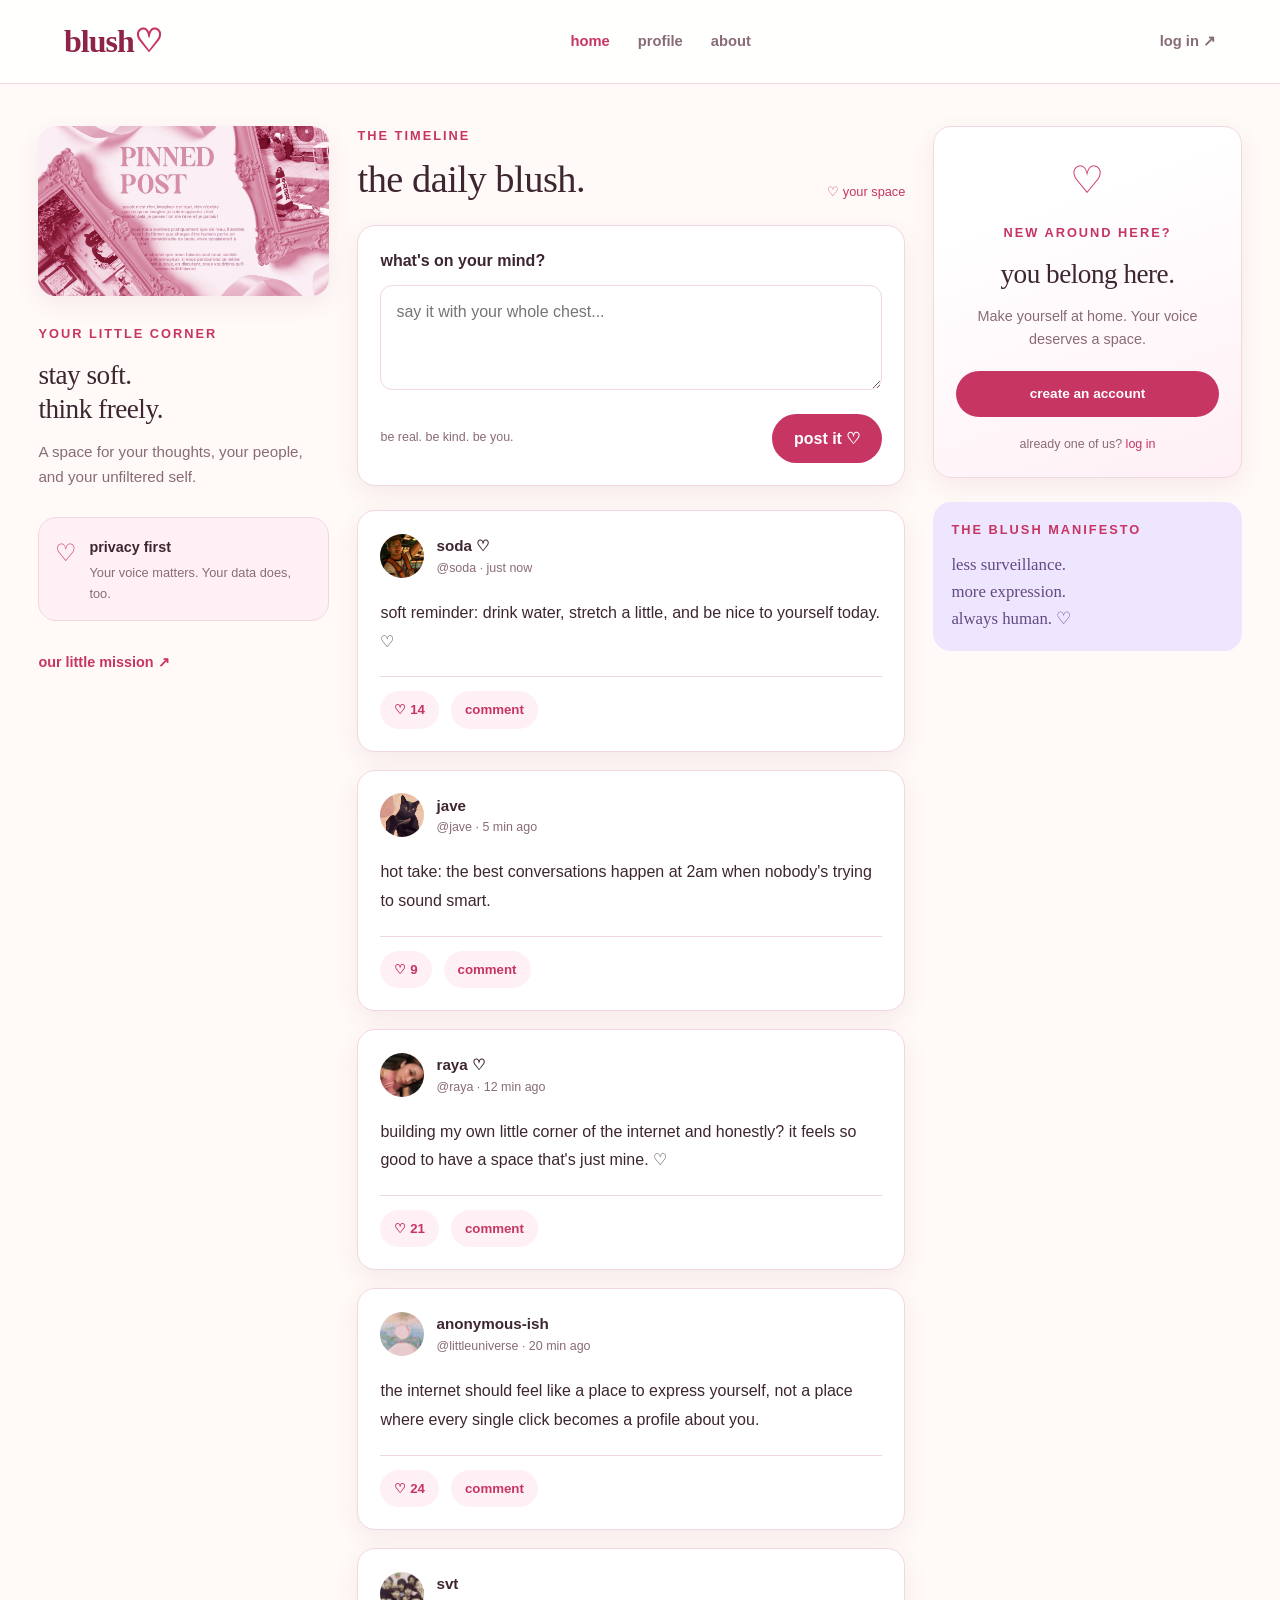
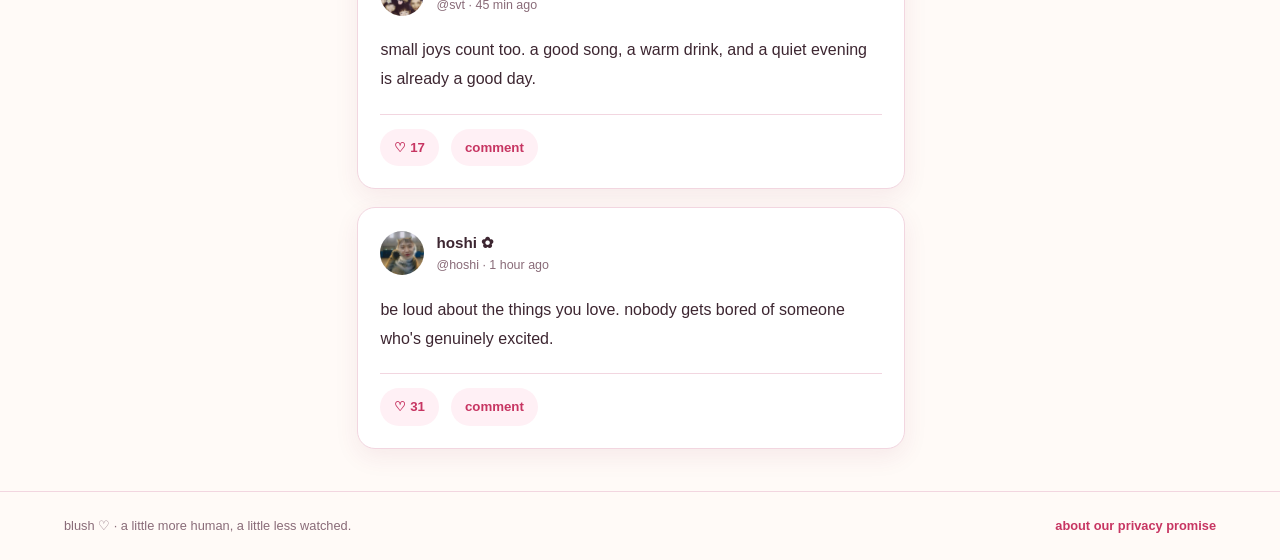
<file: index.html>
<!DOCTYPE html>
<html lang="en">
<head>
    <meta charset="UTF-8">
    <meta name="viewport" content="width=device-width, initial-scale=1.0">
    <meta name="description" content="Blush is a space for authentic expression and privacy.">
    <title>Blush — Your Space, Your Rules</title>
    <link rel="icon" type="image/jpeg" href="assets/img/logo.jpg">
    <link rel="stylesheet" href="src/css/style.css">
</head>
<body>

    <header class="topbar">
        <a href="index.html" class="brand">blush<span>♡</span></a>

        <nav class="main-nav">
            <a href="index.html" class="active">home</a>
            <a href="pages/profile.html">profile</a>
            <a href="pages/about.html">about</a>
        </nav>

        <a href="pages/login.html" class="login-link">log in ↗</a>
    </header>

    <main class="feed-layout">

        <aside class="sidebar">
            <img src="assets/img/home-banner.jpg" alt="Blush banner" class="sidebar-banner">

            <p class="eyebrow">your little corner</p>
            <h2>stay soft.<br>think freely.</h2>
            <p>A space for your thoughts, your people, and your unfiltered self.</p>

            <div class="privacy-note">
                <span>♡</span>
                <div>
                    <strong>privacy first</strong>
                    <p>Your voice matters. Your data does, too.</p>
                </div>
            </div>

            <a href="pages/about.html" class="text-link">our little mission ↗</a>
        </aside>

        <section class="feed">
            <div class="feed-heading">
                <div>
                    <p class="eyebrow">the timeline</p>
                    <h1>the daily blush.</h1>
                </div>
                <span class="online-label">♡ your space</span>
            </div>

            <form class="composer" id="post-form">
                <label for="post-content">what's on your mind?</label>
                <textarea id="post-content" placeholder="say it with your whole chest..." rows="3" required></textarea>

                <div class="composer-bottom">
                    <span>be real. be kind. be you.</span>
                    <button type="submit">post it ♡</button>
                </div>
            </form>

            <div id="post-list" class="post-list">

                <article class="post-card">
                    <div class="post-user">
                        <div class="avatar"><img src="assets/img/avatar-soda.jpg" alt="soda's profile picture"></div>
                        <div>
                            <strong>soda ♡</strong>
                            <p>@soda · just now</p>
                        </div>
                    </div>
                    <p class="post-text">soft reminder: drink water, stretch a little, and be nice to yourself today. ♡</p>
                    <div class="post-actions">
                        <button class="like-button" type="button">♡ <span>14</span></button>
                        <button class="comment-button" type="button">comment</button>
                    </div>
                </article>

                <article class="post-card">
                    <div class="post-user">
                        <div class="avatar"><img src="assets/img/avatar-jave.jpg" alt="jave's profile picture"></div>
                        <div>
                            <strong>jave</strong>
                            <p>@jave · 5 min ago</p>
                        </div>
                    </div>
                    <p class="post-text">hot take: the best conversations happen at 2am when nobody's trying to sound smart.</p>
                    <div class="post-actions">
                        <button class="like-button" type="button">♡ <span>9</span></button>
                        <button class="comment-button" type="button">comment</button>
                    </div>
                </article>

                <article class="post-card">
                    <div class="post-user">
                        <div class="avatar"><img src="assets/img/avatar-raya.jpg" alt="raya's profile picture"></div>
                        <div>
                            <strong>raya ♡</strong>
                            <p>@raya · 12 min ago</p>
                        </div>
                    </div>
                    <p class="post-text">building my own little corner of the internet and honestly? it feels so good to have a space that's just mine. ♡</p>
                    <div class="post-actions">
                        <button class="like-button" type="button">♡ <span>21</span></button>
                        <button class="comment-button" type="button">comment</button>
                    </div>
                </article>

                <article class="post-card">
                    <div class="post-user">
                        <div class="avatar"><img src="assets/img/avatar-anon.jpg" alt="anonymous-ish profile picture"></div>
                        <div>
                            <strong>anonymous-ish</strong>
                            <p>@littleuniverse · 20 min ago</p>
                        </div>
                    </div>
                    <p class="post-text">the internet should feel like a place to express yourself, not a place where every single click becomes a profile about you.</p>
                    <div class="post-actions">
                        <button class="like-button" type="button">♡ <span>24</span></button>
                        <button class="comment-button" type="button">comment</button>
                    </div>
                </article>

                <article class="post-card">
                    <div class="post-user">
                        <div class="avatar"><img src="assets/img/avatar-svt.jpg" alt="svt's profile picture"></div>
                        <div>
                            <strong>svt</strong>
                            <p>@svt · 45 min ago</p>
                        </div>
                    </div>
                    <p class="post-text">small joys count too. a good song, a warm drink, and a quiet evening is already a good day.</p>
                    <div class="post-actions">
                        <button class="like-button" type="button">♡ <span>17</span></button>
                        <button class="comment-button" type="button">comment</button>
                    </div>
                </article>

                <article class="post-card">
                    <div class="post-user">
                        <div class="avatar"><img src="assets/img/avatar-hoshi.jpg" alt="hoshi's profile picture"></div>
                        <div>
                            <strong>hoshi ✿</strong>
                            <p>@hoshi · 1 hour ago</p>
                        </div>
                    </div>
                    <p class="post-text">be loud about the things you love. nobody gets bored of someone who's genuinely excited.</p>
                    <div class="post-actions">
                        <button class="like-button" type="button">♡ <span>31</span></button>
                        <button class="comment-button" type="button">comment</button>
                    </div>
                </article>

            </div>
        </section>

        <aside class="right-sidebar">
            <div class="welcome-card">
                <span class="welcome-heart">♡</span>
                <p class="eyebrow">new around here?</p>
                <h2>you belong here.</h2>
                <p>Make yourself at home. Your voice deserves a space.</p>
                <a href="pages/signup.html" class="button">create an account</a>
                <p class="small-note">already one of us? <a href="pages/login.html">log in</a></p>
            </div>

            <div class="manifesto">
                <p class="eyebrow">the blush manifesto</p>
                <p>less surveillance.</p>
                <p>more expression.</p>
                <p>always human. ♡</p>
            </div>
        </aside>

    </main>

    <footer class="site-footer">
        <p>blush ♡ · a little more human, a little less watched.</p>
        <a href="pages/about.html">about our privacy promise</a>
    </footer>

    <script src="src/js/main.js"></script>
</body>
</html>
</file>
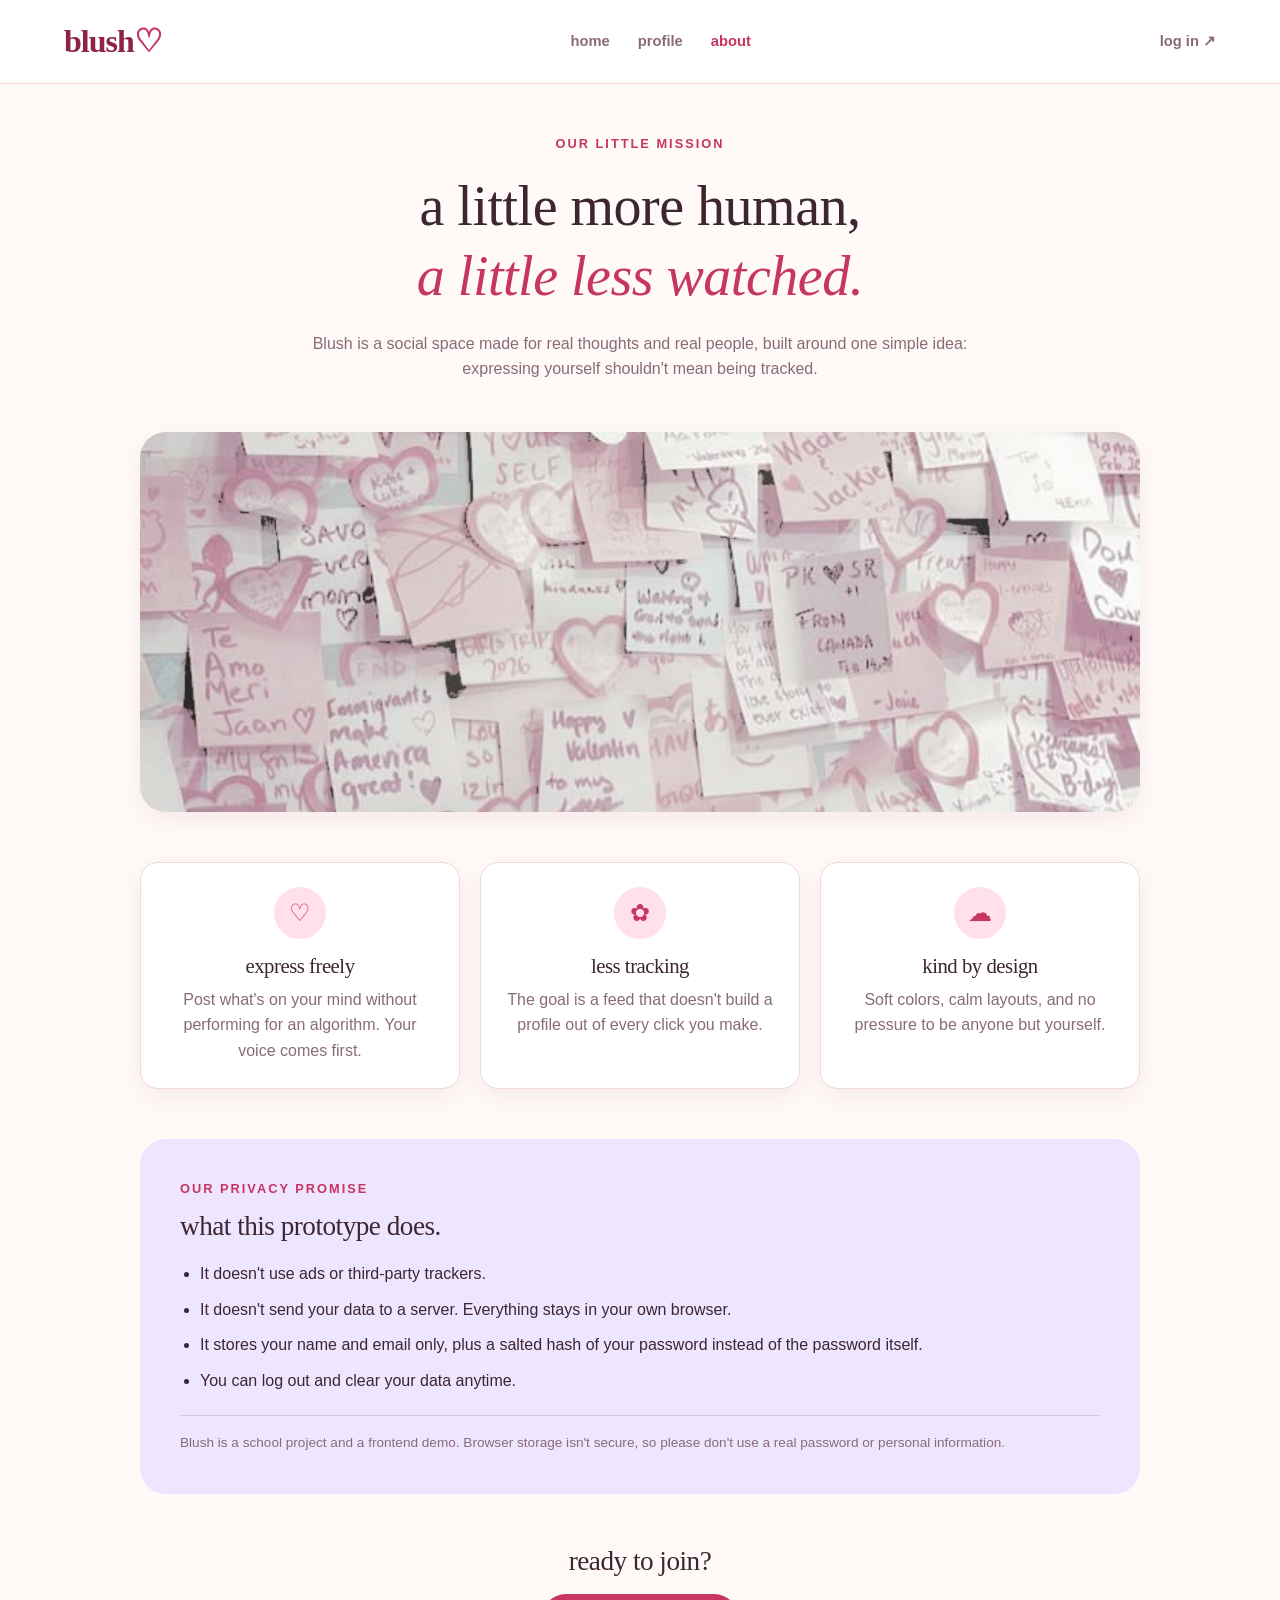
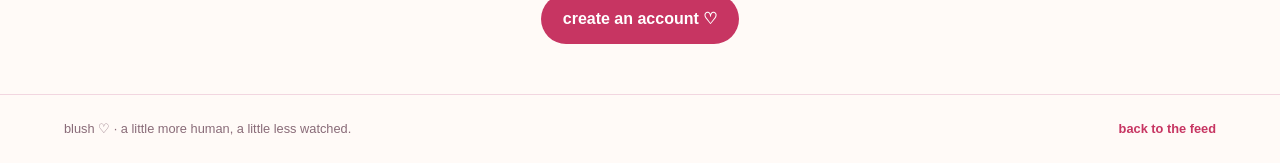
<file: pages/about.html>
<!DOCTYPE html>
<html lang="en">
<head>
    <meta charset="UTF-8">
    <meta name="viewport" content="width=device-width, initial-scale=1.0">
    <meta name="description" content="About Blush and our privacy promise.">
    <title>About — Blush</title>
    <link rel="icon" type="image/jpeg" href="../assets/img/logo.jpg">
    <link rel="stylesheet" href="../src/css/style.css">
</head>
<body>

<header class="topbar">
    <a href="../index.html" class="brand">blush<span>♡</span></a>

    <nav class="main-nav">
        <a href="../index.html">home</a>
        <a href="profile.html">profile</a>
        <a href="about.html" class="active">about</a>
    </nav>

    <a href="login.html" class="login-link">log in ↗</a>
</header>

<main class="about-layout">

    <section class="about-hero">
        <p class="eyebrow">our little mission</p>
        <h1>a little more human,<br><span>a little less watched.</span></h1>
        <p>Blush is a social space made for real thoughts and real people, built around one simple idea: expressing yourself shouldn't mean being tracked.</p>
    </section>

    <img src="../assets/img/about-hero.jpg" alt="Blush about banner" class="about-image">

    <section class="about-grid">
        <article class="card about-card">
            <span class="about-icon">♡</span>
            <h2>express freely</h2>
            <p>Post what's on your mind without performing for an algorithm. Your voice comes first.</p>
        </article>

        <article class="card about-card">
            <span class="about-icon">✿</span>
            <h2>less tracking</h2>
            <p>The goal is a feed that doesn't build a profile out of every click you make.</p>
        </article>

        <article class="card about-card">
            <span class="about-icon">☁</span>
            <h2>kind by design</h2>
            <p>Soft colors, calm layouts, and no pressure to be anyone but yourself.</p>
        </article>
    </section>

    <section class="about-promise">
        <p class="eyebrow">our privacy promise</p>
        <h2>what this prototype does.</h2>
        <ul>
            <li>It doesn't use ads or third-party trackers.</li>
            <li>It doesn't send your data to a server. Everything stays in your own browser.</li>
            <li>It stores your name and email only, plus a salted hash of your password instead of the password itself.</li>
            <li>You can log out and clear your data anytime.</li>
        </ul>

        <p class="about-note">
            Blush is a school project and a frontend demo. Browser storage isn't secure,
            so please don't use a real password or personal information.
        </p>
    </section>

    <section class="about-cta">
        <h2>ready to join?</h2>
        <a href="signup.html" class="button">create an account ♡</a>
    </section>

</main>

<footer class="site-footer">
    <p>blush ♡ · a little more human, a little less watched.</p>
    <a href="../index.html">back to the feed</a>
</footer>

<script src="../src/js/main.js"></script>
</body>
</html>
</file>
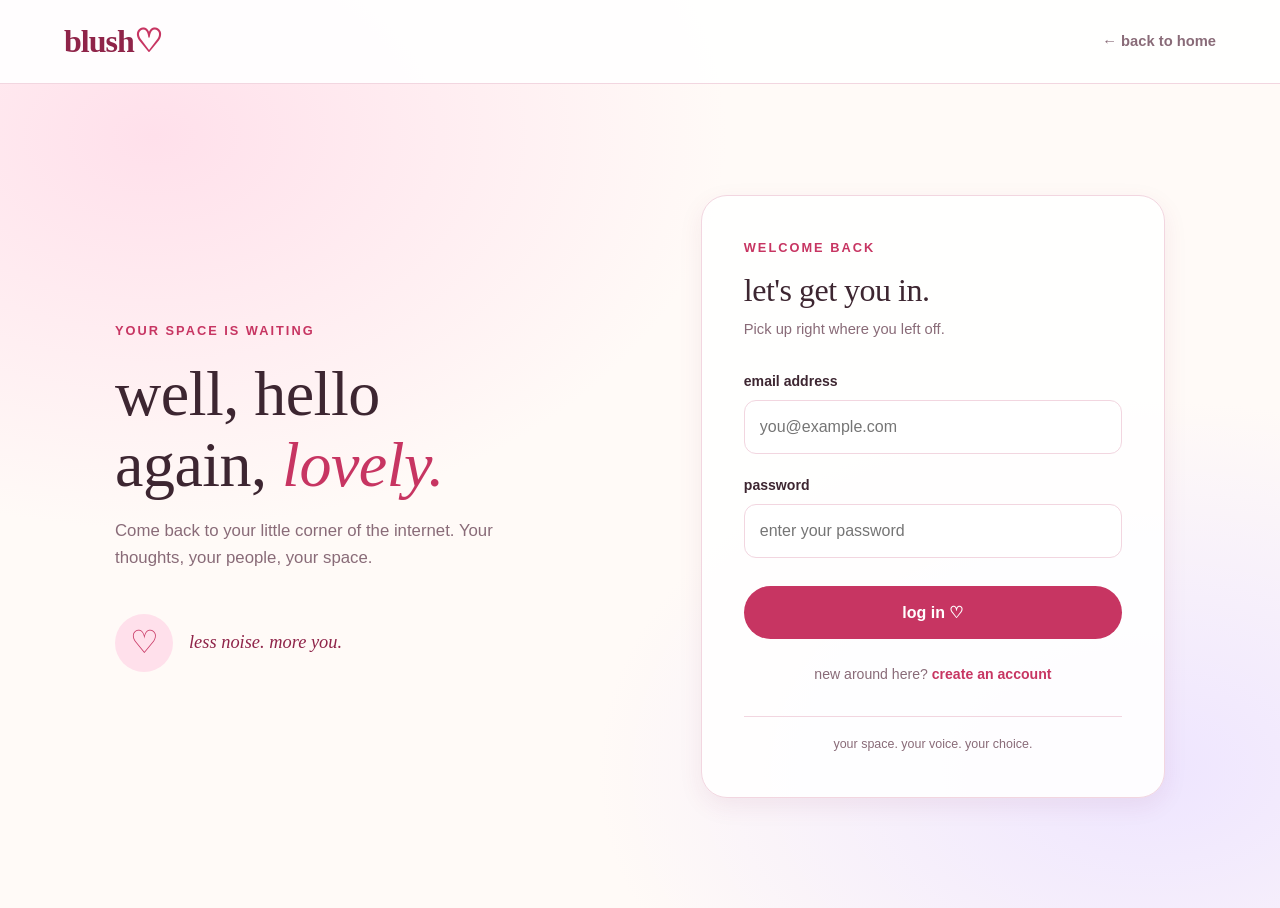
<file: pages/login.html>
<!DOCTYPE html>
<html lang="en">
<head>
    <meta charset="UTF-8">
    <meta name="viewport" content="width=device-width, initial-scale=1.0">
    <meta name="description" content="Log in to Blush, your space for expression and privacy.">
    <title>Log In — Blush</title>
    <link rel="icon" type="image/jpeg" href="../assets/img/logo.jpg">
    <link rel="stylesheet" href="../src/css/style.css">
</head>
<body class="auth-page">

    <header class="topbar">
        <a href="../index.html" class="brand">blush<span>♡</span></a>
        <a href="../index.html" class="login-link">← back to home</a>
    </header>

    <main class="auth-layout">

        <section class="auth-intro">
            <p class="eyebrow">your space is waiting</p>
            <h1>well, hello<br>again, <span>lovely.</span></h1>
            <p>Come back to your little corner of the internet. Your thoughts, your people, your space.</p>

            <div class="auth-decoration">
                <span>♡</span>
                <p>less noise. more you.</p>
            </div>
        </section>

        <section class="auth-card card">
            <p class="eyebrow">welcome back</p>
            <h2>let's get you in.</h2>
            <p class="auth-description">Pick up right where you left off.</p>

            <form id="login-form">
                <div class="form-field">
                    <label for="login-email">email address</label>
                    <input
                        type="email"
                        id="login-email"
                        placeholder="you@example.com"
                        autocomplete="email"
                        required
                    >
                </div>

                <div class="form-field">
                    <label for="login-password">password</label>
                    <input
                        type="password"
                        id="login-password"
                        placeholder="enter your password"
                        autocomplete="current-password"
                        required
                    >
                </div>

                <p id="login-message" class="form-message" role="status"></p>

                <button type="submit" class="auth-submit">log in ♡</button>
            </form>

            <p class="auth-switch">
                new around here?
                <a href="signup.html">create an account</a>
            </p>

            <p class="auth-footnote">your space. your voice. your choice.</p>
        </section>

    </main>

    <script src="../src/js/main.js"></script>
</body>
</html>
</file>
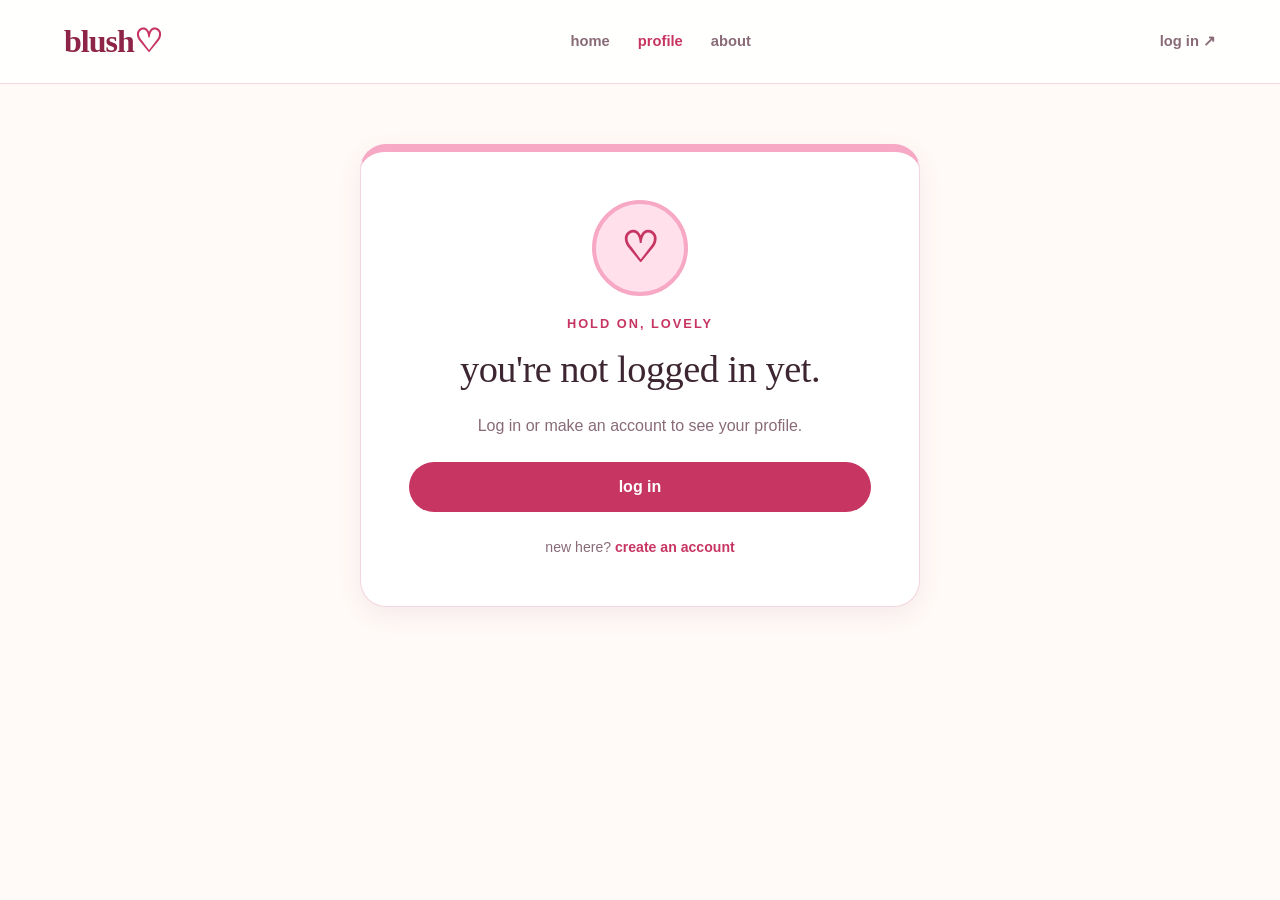
<file: pages/profile.html>
<!DOCTYPE html>
<html lang="en">
<head>
    <meta charset="UTF-8">
    <meta name="viewport" content="width=device-width, initial-scale=1.0">
    <meta name="description" content="Your profile on Blush.">
    <title>Profile — Blush</title>
    <link rel="icon" type="image/jpeg" href="../assets/img/logo.jpg">
    <link rel="stylesheet" href="../src/css/style.css">
</head>
<body>

<header class="topbar">
    <a href="../index.html" class="brand">blush<span>♡</span></a>

    <nav class="main-nav">
        <a href="../index.html">home</a>
        <a href="profile.html" class="active">profile</a>
        <a href="about.html">about</a>
    </nav>

    <a href="login.html" class="login-link">log in ↗</a>
</header>

<main class="profile-layout">

    <!-- Shown when someone is logged in -->
    <section class="profile-card card" id="profile-card" hidden>
        <div class="profile-avatar" id="profile-avatar">b</div>
        <p class="eyebrow">your little corner</p>
        <h1 id="profile-name">lovely</h1>
        <p class="profile-bio" id="profile-bio" hidden></p>

        <p id="profile-message" class="form-message" role="status"></p>

        <div class="profile-details">
            <p><strong>email</strong></p>
            <p id="profile-email">you@example.com</p>
        </div>

        <button type="button" id="edit-profile-button" class="secondary-button">edit profile ✎</button>

        <form id="edit-profile-form" class="edit-form" hidden>
            <div class="form-field">
                <label for="edit-name">display name</label>
                <input type="text" id="edit-name" maxlength="40" required>
            </div>

            <div class="form-field">
                <label for="edit-bio">bio</label>
                <textarea id="edit-bio" maxlength="160" rows="3" placeholder="say something about yourself (max 160 characters)"></textarea>
            </div>

            <div class="form-field">
                <label for="edit-photo">profile photo</label>
                <div class="photo-row">
                    <div class="avatar-preview" id="avatar-preview">b</div>
                    <div class="photo-actions">
                        <input type="file" id="edit-photo" accept="image/*">
                        <button type="button" id="remove-photo-button" class="secondary-button">remove photo</button>
                    </div>
                </div>
            </div>

            <div class="form-field">
                <fieldset class="color-field">
                    <legend>profile color</legend>
                    <div class="color-options">
                        <label class="color-option"><input type="radio" name="profile-color" value="#f7a8c4" aria-label="blush pink" checked><span style="background:#f7a8c4"></span></label>
                        <label class="color-option"><input type="radio" name="profile-color" value="#c73562" aria-label="cherry"><span style="background:#c73562"></span></label>
                        <label class="color-option"><input type="radio" name="profile-color" value="#b9a2f0" aria-label="lavender"><span style="background:#b9a2f0"></span></label>
                        <label class="color-option"><input type="radio" name="profile-color" value="#f6c6a0" aria-label="peach"><span style="background:#f6c6a0"></span></label>
                        <label class="color-option"><input type="radio" name="profile-color" value="#a8d8c0" aria-label="mint"><span style="background:#a8d8c0"></span></label>
                        <label class="color-option"><input type="radio" name="profile-color" value="#a9cdf0" aria-label="sky blue"><span style="background:#a9cdf0"></span></label>
                    </div>
                </fieldset>
            </div>

            <p id="edit-message" class="form-message" role="status"></p>

            <div class="edit-actions">
                <button type="submit">save ♡</button>
                <button type="button" id="cancel-edit-button" class="secondary-button">cancel</button>
            </div>
        </form>

        <a href="../index.html" class="button">back to the feed ♡</a>
        <button type="button" id="logout-button" class="logout-button">log out</button>

        <div class="privacy-controls">
            <p class="eyebrow">privacy controls</p>
            <p class="privacy-text">Everything is saved in this browser only. You're in charge of it.</p>

            <p id="privacy-message" class="form-message" role="status"></p>

            <button type="button" id="delete-posts-button" class="danger-button">delete my posts</button>
            <button type="button" id="delete-account-button" class="danger-button">delete my account</button>
        </div>
    </section>

    <!-- Shown when nobody is logged in -->
    <section class="profile-card card" id="profile-guest" hidden>
        <div class="profile-avatar">♡</div>
        <p class="eyebrow">hold on, lovely</p>
        <h1>you're not logged in yet.</h1>
        <p class="profile-guest-text">Log in or make an account to see your profile.</p>

        <a href="login.html" class="button">log in</a>
        <p class="auth-switch">new here? <a href="signup.html">create an account</a></p>
    </section>

</main>

<script src="../src/js/main.js"></script>
</body>
</html>
</file>
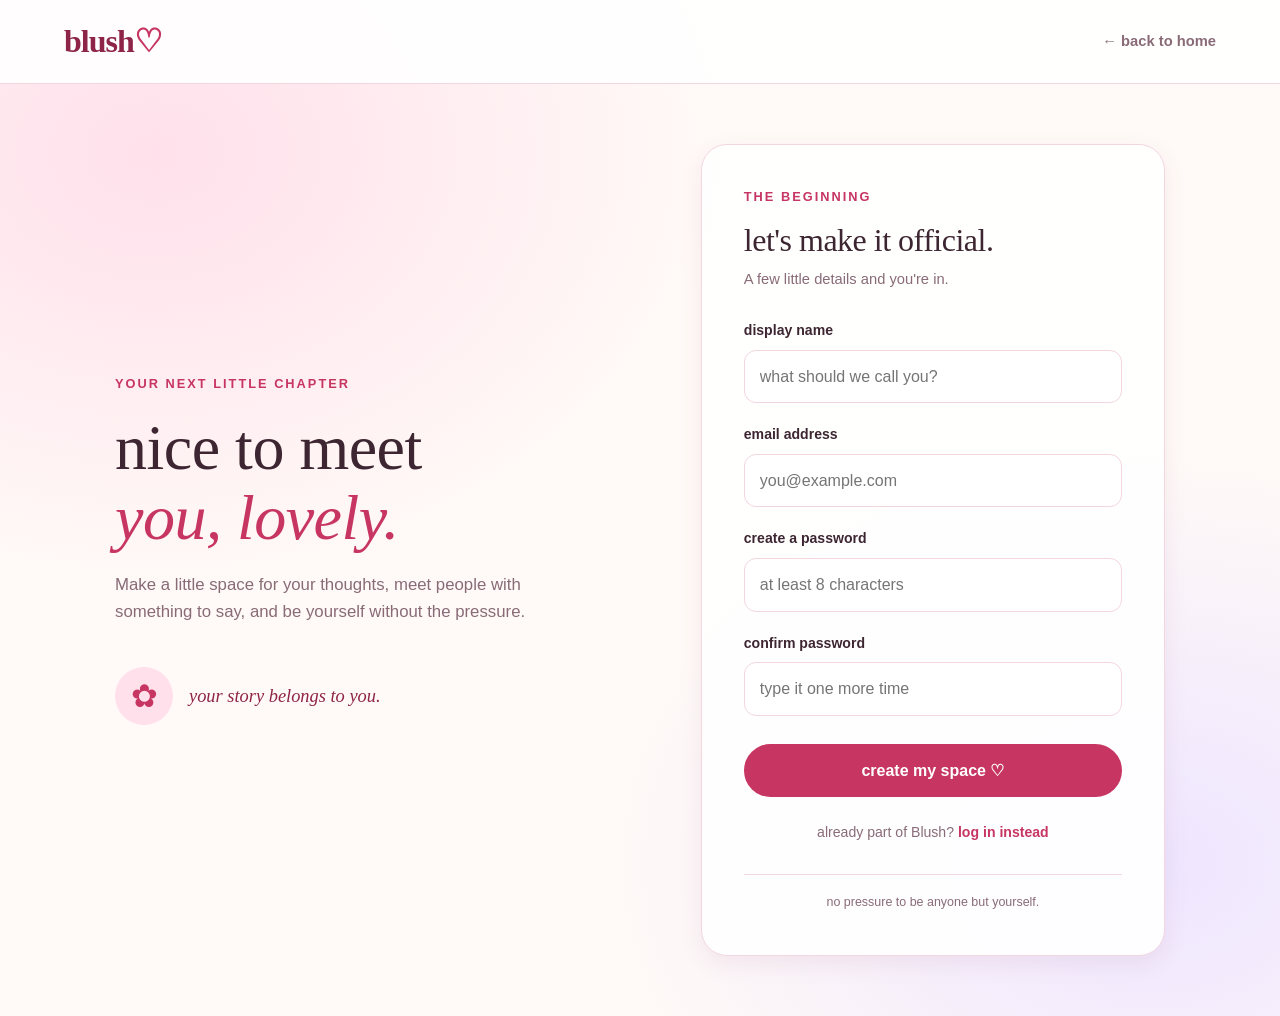
<file: pages/signup.html>
<!DOCTYPE html>
<html lang="en">
<head>
    <meta charset="UTF-8">
    <meta name="viewport" content="width=device-width, initial-scale=1.0">
    <meta name="description" content="Join Blush, a space for authentic expression and privacy.">
    <title>Sign Up — Blush</title>
    <link rel="icon" type="image/jpeg" href="../assets/img/logo.jpg">
    <link rel="stylesheet" href="../src/css/style.css">
</head>
<body class="auth-page">

    <header class="topbar">
        <a href="../index.html" class="brand">blush<span>♡</span></a>
        <a href="../index.html" class="login-link">← back to home</a>
    </header>

    <main class="auth-layout">

        <section class="auth-intro">
            <p class="eyebrow">your next little chapter</p>
            <h1>nice to meet<br><span>you, lovely.</span></h1>
            <p>Make a little space for your thoughts, meet people with something to say, and be yourself without the pressure.</p>

            <div class="auth-decoration">
                <span>✿</span>
                <p>your story belongs to you.</p>
            </div>
        </section>

        <section class="auth-card card">
            <p class="eyebrow">the beginning</p>
            <h2>let's make it official.</h2>
            <p class="auth-description">A few little details and you're in.</p>

            <form id="signup-form">
                <div class="form-field">
                    <label for="signup-name">display name</label>
                    <input
                        type="text"
                        id="signup-name"
                        placeholder="what should we call you?"
                        autocomplete="nickname"
                        maxlength="40"
                        required
                    >
                </div>

                <div class="form-field">
                    <label for="signup-email">email address</label>
                    <input
                        type="email"
                        id="signup-email"
                        placeholder="you@example.com"
                        autocomplete="email"
                        required
                    >
                </div>

                <div class="form-field">
                    <label for="signup-password">create a password</label>
                    <input
                        type="password"
                        id="signup-password"
                        placeholder="at least 8 characters"
                        minlength="8"
                        autocomplete="new-password"
                        required
                    >
                </div>

                <div class="form-field">
                    <label for="signup-confirm">confirm password</label>
                    <input
                        type="password"
                        id="signup-confirm"
                        placeholder="type it one more time"
                        minlength="8"
                        autocomplete="new-password"
                        required
                    >
                </div>

                <p id="signup-message" class="form-message" role="status"></p>

                <button type="submit" class="auth-submit">create my space ♡</button>
            </form>

            <p class="auth-switch">
                already part of Blush?
                <a href="login.html">log in instead</a>
            </p>

            <p class="auth-footnote">no pressure to be anyone but yourself.</p>
        </section>

    </main>

    <script src="../src/js/main.js"></script>
</body>
</html>
</file>
<file: src/css/style.css>
/* =====================================
   AIRA'S PRIVACY SOCIAL — DESIGN SYSTEM
   Theme: Blush Pink / Cherry / Soft Luxe
===================================== */

:root {
    --pink: #f7a8c4;
    --pink-light: #fff0f5;
    --pink-soft: #ffe0eb;
    --cherry: #c73562;
    --berry: #8f2449;
    --lavender: #eee5ff;
    --cream: #fffaf7;
    --white: #ffffff;
    --text: #3d2631;
    --text-soft: #896b78;
    --border: #f2d6e0;

    --radius: 18px;
    --shadow: 0 8px 24px rgba(143, 36, 73, 0.08);
}

/* Reset */

* {
    box-sizing: border-box;
    margin: 0;
    padding: 0;
}

html {
    scroll-behavior: smooth;
}

body {
    font-family: Arial, Helvetica, sans-serif;
    background: var(--cream);
    color: var(--text);
    line-height: 1.6;
}

/* Headings */

h1,
h2,
h3 {
    line-height: 1.25;
    letter-spacing: -0.5px;
}

h1 {
    font-size: clamp(2rem, 5vw, 3.5rem);
}

h2 {
    font-size: 1.7rem;
}

p {
    color: var(--text-soft);
}

/* Links */

a {
    color: var(--cherry);
    text-decoration: none;
}

a:hover {
    color: var(--berry);
}

/* Buttons */

button,
.button {
    display: inline-block;
    border: none;
    border-radius: 999px;
    padding: 12px 22px;
    background: var(--cherry);
    color: var(--white);
    font: inherit;
    font-weight: bold;
    cursor: pointer;
    transition: 0.2s ease;
}

button:hover,
.button:hover {
    background: var(--berry);
    transform: translateY(-2px);
}

/* Inputs */

input,
textarea {
    width: 100%;
    padding: 13px 15px;
    border: 1px solid var(--border);
    border-radius: 12px;
    background: var(--white);
    color: var(--text);
    font: inherit;
    outline: none;
}

input:focus,
textarea:focus {
    border-color: var(--pink);
    box-shadow: 0 0 0 3px var(--pink-soft);
}

/* Cards */

.card {
    background: var(--white);
    border: 1px solid var(--border);
    border-radius: var(--radius);
    padding: 24px;
    box-shadow: var(--shadow);
}

/* Small labels */

.eyebrow {
    color: var(--cherry);
    font-size: 0.8rem;
    font-weight: bold;
    letter-spacing: 2px;
    text-transform: uppercase;
}

/* Layout helpers */

.container {
    width: min(1100px, 92%);
    margin-inline: auto;
}

.section {
    padding: 48px 0;
}

/* Selection color */

::selection {
    background: var(--pink);
    color: var(--berry);
}

/* Responsive */

@media (max-width: 600px) {
    .card {
        padding: 18px;
    }

    .section {
        padding: 32px 0;
    }
}
/* =====================================
   BLUSH — SOCIAL FEED
===================================== */

.topbar {
    min-height: 76px;
    padding: 16px 5%;
    display: flex;
    align-items: center;
    justify-content: space-between;
    gap: 24px;
    background: rgba(255, 255, 255, 0.92);
    border-bottom: 1px solid var(--border);
}

.brand {
    color: var(--berry);
    font-family: Georgia, serif;
    font-size: 2rem;
    font-weight: bold;
    letter-spacing: -1px;
}

.brand span {
    color: var(--cherry);
}

.main-nav {
    display: flex;
    gap: 28px;
}

.main-nav a,
.login-link {
    color: var(--text-soft);
    font-size: 0.92rem;
    font-weight: bold;
}

.main-nav a.active,
.main-nav a:hover,
.login-link:hover {
    color: var(--cherry);
}

.feed-layout {
    width: min(1440px, 94%);
    margin: 42px auto;
    display: grid;
    grid-template-columns: 0.85fr 1.6fr 0.9fr;
    align-items: start;
    gap: 28px;
}

.sidebar,
.right-sidebar {
    position: sticky;
    top: 24px;
}

.sidebar h2,
.welcome-card h2 {
    margin: 14px 0;
    font-family: Georgia, serif;
    font-weight: normal;
}

.sidebar > p:not(.eyebrow) {
    font-size: 0.95rem;
}

.privacy-note {
    display: flex;
    gap: 12px;
    margin: 28px 0;
    padding: 16px;
    background: var(--pink-light);
    border: 1px solid var(--border);
    border-radius: var(--radius);
}

.privacy-note > span {
    color: var(--cherry);
    font-size: 1.5rem;
}

.privacy-note strong {
    font-size: 0.9rem;
}

.privacy-note p {
    font-size: 0.8rem;
    margin-top: 4px;
}

.text-link {
    font-size: 0.9rem;
    font-weight: bold;
}

.feed-heading {
    display: flex;
    align-items: end;
    justify-content: space-between;
    gap: 12px;
    margin-bottom: 22px;
}

.feed-heading h1 {
    margin-top: 8px;
    font-family: Georgia, serif;
    font-size: clamp(1.7rem, 3vw, 2.5rem);
    font-weight: normal;
}

.online-label {
    color: var(--cherry);
    font-size: 0.8rem;
    white-space: nowrap;
}

.composer,
.post-card,
.welcome-card {
    background: var(--white);
    border: 1px solid var(--border);
    border-radius: var(--radius);
    padding: 22px;
    box-shadow: var(--shadow);
}

.composer {
    margin-bottom: 24px;
}

.composer label {
    display: block;
    margin-bottom: 12px;
    font-weight: bold;
}

.composer textarea {
    resize: vertical;
    min-height: 100px;
}

.composer-bottom {
    display: flex;
    align-items: center;
    justify-content: space-between;
    gap: 12px;
    margin-top: 16px;
}

.composer-bottom span {
    color: var(--text-soft);
    font-size: 0.78rem;
}

.post-list {
    display: grid;
    gap: 18px;
}

.post-user {
    display: flex;
    align-items: center;
    gap: 12px;
}

.avatar {
    width: 44px;
    height: 44px;
    display: grid;
    place-items: center;
    flex-shrink: 0;
    border-radius: 50%;
    font-family: Georgia, serif;
    font-size: 1.2rem;
    font-weight: bold;
    text-transform: uppercase;
}

.avatar-pink {
    background: var(--pink-soft);
    color: var(--cherry);
}

.avatar-lavender {
    background: var(--lavender);
    color: #72539d;
}

.avatar-cream {
    background: #f8eadc;
    color: #8d6248;
}

.post-user strong {
    font-size: 0.95rem;
}

.post-user p {
    font-size: 0.78rem;
}

.post-text {
    margin: 20px 0;
    color: var(--text);
    line-height: 1.8;
    overflow-wrap: anywhere;
}

.post-actions {
    display: flex;
    align-items: center;
    gap: 12px;
    border-top: 1px solid var(--border);
    padding-top: 14px;
}

.post-actions button {
    padding: 8px 14px;
    background: var(--pink-light);
    color: var(--cherry);
    font-size: 0.83rem;
}

.post-actions button:hover,
.post-actions button.liked {
    background: var(--pink-soft);
}

.welcome-card {
    text-align: center;
    background: linear-gradient(160deg, #fff 25%, var(--pink-light));
}

.welcome-heart {
    display: block;
    color: var(--cherry);
    font-size: 2.4rem;
    margin-bottom: 12px;
}

.welcome-card > p:not(.eyebrow) {
    font-size: 0.9rem;
    margin-bottom: 20px;
}

.welcome-card .button {
    display: block;
    padding: 12px;
    font-size: 0.85rem;
}

.welcome-card .small-note {
    margin: 18px 0 0 !important;
    font-size: 0.78rem !important;
}

.manifesto {
    margin-top: 24px;
    padding: 18px;
    background: var(--lavender);
    border-radius: var(--radius);
}

.manifesto .eyebrow {
    margin-bottom: 12px;
}

.manifesto p:not(.eyebrow) {
    color: #624a82;
    font-family: Georgia, serif;
    font-size: 1.05rem;
}

.site-footer {
    display: flex;
    flex-wrap: wrap;
    justify-content: space-between;
    gap: 12px;
    padding: 24px 5%;
    border-top: 1px solid var(--border);
    font-size: 0.8rem;
}

.site-footer a {
    font-weight: bold;
}

@media (max-width: 1050px) {
    .feed-layout {
        grid-template-columns: 0.8fr 1.6fr;
    }

    .right-sidebar {
        position: static;
        grid-column: 1 / -1;
        display: grid;
        grid-template-columns: 1fr 1fr;
        gap: 18px;
    }

    .manifesto {
        margin-top: 0;
    }
}

@media (max-width: 680px) {
    .topbar {
        flex-wrap: wrap;
        padding: 14px 5%;
    }

    .brand {
        font-size: 1.7rem;
    }

    .main-nav {
        order: 3;
        width: 100%;
        justify-content: space-between;
        gap: 12px;
        padding-top: 10px;
        border-top: 1px solid var(--border);
    }

    .feed-layout {
        grid-template-columns: 1fr;
        margin: 24px auto;
        gap: 24px;
    }

    .sidebar {
        position: static;
    }

    .sidebar h2 br {
        display: none;
    }

    .feed-heading {
        align-items: start;
        flex-direction: column;
    }

    .right-sidebar {
        grid-column: auto;
        grid-template-columns: 1fr;
    }

    .site-footer {
        flex-direction: column;
    }
}
/* =====================================
   BLUSH — LOGIN AND SIGNUP PAGES
===================================== */

.auth-page {
    min-height: 100vh;
    background:
        radial-gradient(ellipse at 12% 15%, #ffe0eb 0, transparent 36%),
        radial-gradient(ellipse at 90% 85%, #eee5ff 0, transparent 34%),
        var(--cream);
}

.auth-layout {
    width: min(1050px, 90%);
    min-height: calc(100vh - 76px);
    margin: auto;
    padding: 60px 0;
    display: grid;
    grid-template-columns: 1fr 0.9fr;
    align-items: center;
    gap: 70px;
}

.auth-intro h1 {
    margin: 18px 0;
    font-family: Georgia, serif;
    font-weight: normal;
    font-size: clamp(2.8rem, 5vw, 4.7rem);
    line-height: 1.1;
}

.auth-intro h1 span {
    color: var(--cherry);
    font-style: italic;
}

.auth-intro > p:not(.eyebrow) {
    max-width: 420px;
    font-size: 1.05rem;
}

.auth-decoration {
    display: flex;
    align-items: center;
    gap: 16px;
    margin-top: 42px;
    color: var(--cherry);
}

.auth-decoration span {
    width: 58px;
    height: 58px;
    display: grid;
    place-items: center;
    border-radius: 50%;
    background: var(--pink-soft);
    font-size: 2rem;
}

.auth-decoration p {
    color: var(--berry);
    font-family: Georgia, serif;
    font-size: 1.15rem;
    font-style: italic;
}

.auth-card {
    padding: clamp(24px, 4vw, 42px);
    border-radius: 26px;
    background: rgba(255, 255, 255, 0.92);
}

.auth-card h2 {
    margin-top: 12px;
    font-family: Georgia, serif;
    font-size: 2rem;
    font-weight: normal;
}

.auth-description {
    margin-top: 8px;
    font-size: 0.92rem;
}

#login-form,
#signup-form {
    margin-top: 28px;
}

.form-field {
    margin-bottom: 20px;
}

.form-field label {
    display: block;
    margin-bottom: 8px;
    font-size: 0.88rem;
    font-weight: bold;
}

.form-field input {
    min-height: 48px;
}

.auth-submit {
    width: 100%;
    margin-top: 8px;
    padding: 14px;
}

.auth-switch {
    margin-top: 24px;
    text-align: center;
    font-size: 0.88rem;
}

.auth-switch a {
    font-weight: bold;
}

.auth-footnote {
    margin-top: 30px;
    padding-top: 18px;
    border-top: 1px solid var(--border);
    text-align: center;
    font-size: 0.78rem;
}

.form-message {
    margin: 12px 0;
    font-size: 0.88rem;
}

.form-message:empty {
    display: none;
}

@media (max-width: 760px) {
    .auth-layout {
        grid-template-columns: 1fr;
        gap: 32px;
        padding: 36px 0;
    }

    .auth-intro h1 {
        font-size: 3rem;
    }

    .auth-decoration {
        margin-top: 24px;
    }

    .auth-card {
        width: 100%;
    }
}
/* =====================================
   BLUSH — FORM MESSAGES
   ===================================== */

.form-message.show {
    display: block;
    padding: 10px 14px;
    border-radius: 12px;
    font-weight: bold;
}

.form-message.error {
    background: #ffe5ea;
    color: #a3153f;
    border: 1px solid #f5b5c4;
}

.form-message.success {
    background: #eaf7ee;
    color: #2b6b44;
    border: 1px solid #b9e0c6;
}
/* =====================================
   BLUSH — PROFILE PAGE
   ===================================== */

[hidden] {
    display: none !important;
}

.profile-layout {
    width: min(560px, 90%);
    margin: 60px auto;
}

.profile-card {
    text-align: center;
    padding: clamp(28px, 5vw, 48px);
    border-radius: 26px;
}

.profile-avatar {
    width: 96px;
    height: 96px;
    margin: 0 auto 18px;
    display: grid;
    place-items: center;
    border-radius: 50%;
    background: var(--pink-soft);
    color: var(--cherry);
    font-family: Georgia, serif;
    font-size: 2.6rem;
    font-weight: bold;
    text-transform: uppercase;
}

.profile-card h1 {
    margin: 10px 0 20px;
    font-family: Georgia, serif;
    font-size: clamp(1.8rem, 5vw, 2.4rem);
    font-weight: normal;
    overflow-wrap: anywhere;
}

.profile-details {
    margin: 0 0 26px;
    padding: 16px;
    background: var(--pink-light);
    border: 1px solid var(--border);
    border-radius: var(--radius);
    font-size: 0.9rem;
    overflow-wrap: anywhere;
}

.profile-guest-text {
    margin-bottom: 24px;
}

.profile-card .button {
    display: block;
    width: 100%;
    text-align: center;
}

.logout-button {
    margin-top: 12px;
    width: 100%;
    background: transparent;
    color: var(--cherry);
    border: 1px solid var(--border);
}
/* =====================================
   BLUSH — ABOUT PAGE
   ===================================== */

.about-layout {
    width: min(1000px, 90%);
    margin: 50px auto;
}

.about-hero {
    text-align: center;
    max-width: 720px;
    margin: 0 auto 50px;
}

.about-hero h1 {
    margin: 16px 0 20px;
    font-family: Georgia, serif;
    font-weight: normal;
}

.about-hero h1 span {
    color: var(--cherry);
    font-style: italic;
}

.about-grid {
    display: grid;
    grid-template-columns: repeat(3, 1fr);
    gap: 20px;
    margin-bottom: 50px;
}

.about-card {
    text-align: center;
}

.about-icon {
    display: grid;
    place-items: center;
    width: 52px;
    height: 52px;
    margin: 0 auto 14px;
    border-radius: 50%;
    background: var(--pink-soft);
    color: var(--cherry);
    font-size: 1.5rem;
}

.about-card h2 {
    margin-bottom: 8px;
    font-family: Georgia, serif;
    font-size: 1.3rem;
    font-weight: normal;
}

.about-promise {
    padding: clamp(24px, 4vw, 40px);
    margin-bottom: 50px;
    background: var(--lavender);
    border-radius: 26px;
}

.about-promise h2 {
    margin: 10px 0 18px;
    font-family: Georgia, serif;
    font-weight: normal;
}

.about-promise ul {
    display: grid;
    gap: 10px;
    padding-left: 20px;
    color: var(--text);
}

.about-note {
    margin-top: 22px;
    padding-top: 16px;
    border-top: 1px solid rgba(98, 74, 130, 0.2);
    font-size: 0.85rem;
}

.about-cta {
    text-align: center;
}

.about-cta h2 {
    margin-bottom: 16px;
    font-family: Georgia, serif;
    font-weight: normal;
}

@media (max-width: 760px) {
    .about-grid {
        grid-template-columns: 1fr;
    }
}
/* =====================================
   BLUSH — IMAGES
   ===================================== */

.avatar {
    overflow: hidden;
}

.avatar img {
    width: 100%;
    height: 100%;
    object-fit: cover;
    display: block;
}

.sidebar-banner {
    width: 100%;
    height: 170px;
    object-fit: cover;
    border-radius: var(--radius);
    margin-bottom: 20px;
    box-shadow: var(--shadow);
}

.about-image {
    display: block;
    width: 100%;
    max-height: 380px;
    object-fit: cover;
    border-radius: 26px;
    margin: 0 auto 50px;
    box-shadow: var(--shadow);
}
/* =====================================
   BLUSH — PRIVACY CONTROLS
   ===================================== */

.privacy-controls {
    margin-top: 28px;
    padding-top: 22px;
    border-top: 1px solid var(--border);
}

.privacy-text {
    margin: 8px 0 14px;
    font-size: 0.85rem;
}

.danger-button {
    display: block;
    width: 100%;
    margin-top: 10px;
    background: transparent;
    color: #a3153f;
    border: 1px solid #f5b5c4;
}

.danger-button:hover {
    background: #ffe5ea;
}
/* =====================================
   BLUSH — EDIT PROFILE
   ===================================== */

.profile-card {
    border-top: 8px solid var(--profile-color, var(--pink));
}

.profile-avatar {
    overflow: hidden;
    border: 4px solid var(--profile-color, var(--pink));
}

.profile-avatar img {
    width: 100%;
    height: 100%;
    object-fit: cover;
    display: block;
}

.profile-bio {
    margin: -8px 0 20px;
    color: var(--text);
    font-size: 0.95rem;
    overflow-wrap: anywhere;
}

.secondary-button {
    display: block;
    width: 100%;
    margin-top: 12px;
    background: var(--pink-light);
    color: var(--cherry);
    border: 1px solid var(--border);
}

.secondary-button:hover {
    background: var(--pink-soft);
}

.edit-form {
    margin: 20px 0;
    padding: 20px;
    text-align: left;
    background: var(--pink-light);
    border: 1px solid var(--border);
    border-radius: var(--radius);
}

.edit-form textarea {
    resize: vertical;
    min-height: 80px;
}

.photo-row {
    display: flex;
    align-items: center;
    gap: 16px;
}

.avatar-preview {
    width: 72px;
    height: 72px;
    flex-shrink: 0;
    display: grid;
    place-items: center;
    overflow: hidden;
    border-radius: 50%;
    background: var(--pink-soft);
    color: var(--cherry);
    font-family: Georgia, serif;
    font-size: 1.8rem;
    font-weight: bold;
    text-transform: uppercase;
}

.avatar-preview img {
    width: 100%;
    height: 100%;
    object-fit: cover;
    display: block;
}

.photo-actions {
    flex: 1;
    min-width: 0;
}

.photo-actions .secondary-button {
    padding: 8px 14px;
    font-size: 0.83rem;
}

.color-field {
    border: none;
    padding: 0;
}

.color-field legend {
    margin-bottom: 8px;
    font-size: 0.88rem;
    font-weight: bold;
}

.color-options {
    display: flex;
    flex-wrap: wrap;
    gap: 14px;
}

.color-option {
    position: relative;
    cursor: pointer;
}

.color-option input {
    position: absolute;
    width: 0;
    height: 0;
    padding: 0;
    opacity: 0;
}

.color-option span {
    display: block;
    width: 34px;
    height: 34px;
    border-radius: 50%;
    border: 3px solid var(--white);
    box-shadow: 0 0 0 1px var(--border);
}

.color-option input:checked + span {
    box-shadow: 0 0 0 3px var(--cherry);
}

.color-option input:focus-visible + span {
    outline: 2px solid var(--berry);
    outline-offset: 3px;
}

.edit-actions {
    display: flex;
    gap: 10px;
    margin-top: 18px;
}

.edit-actions button {
    flex: 1;
    margin-top: 0;
}
</file>
